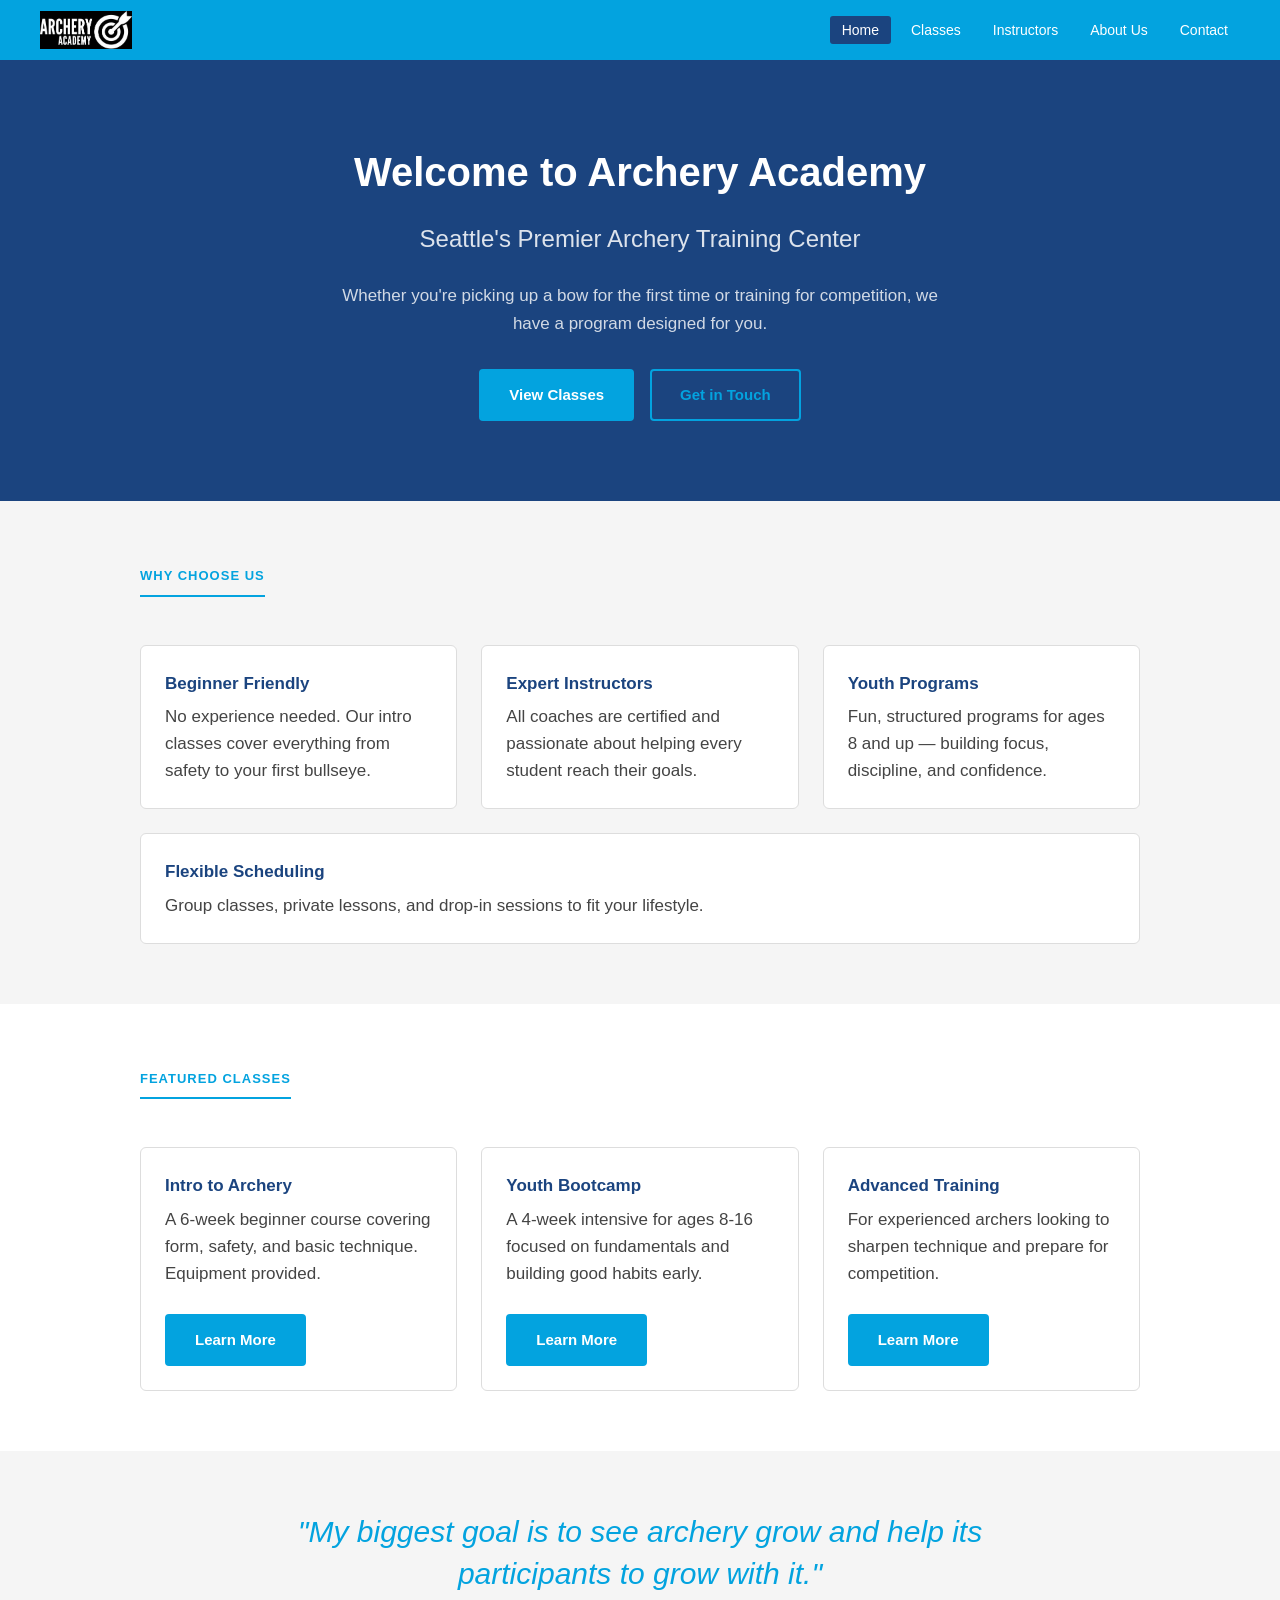
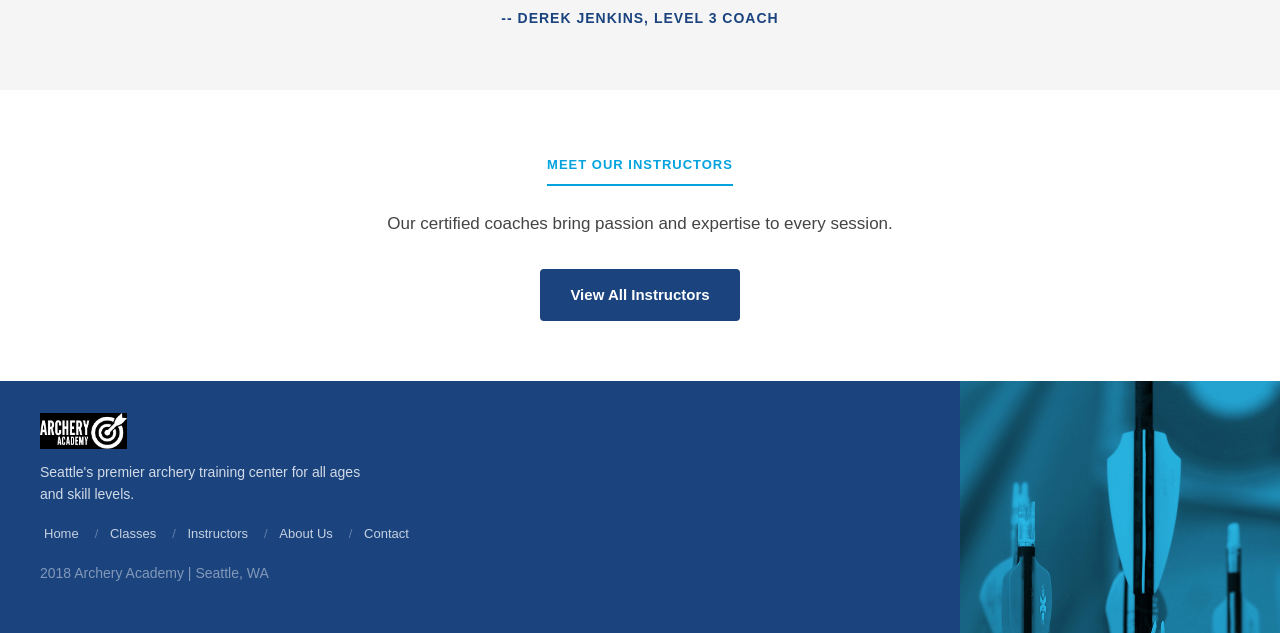
<file: index.html>
<!DOCTYPE html>
<html lang="en">
<head>
  <meta charset="UTF-8">
  <meta name="viewport" content="width=device-width, initial-scale=1.0">
  <title>Archery Academy</title>
  <link rel="stylesheet" href="css/styles.css">
</head>
<body>

  <a class="skip-link" href="#main-content">Skip to main content</a>

  <header>
    <div class="logo">
      <a href="index.html">
        <img src="images/logo-white.png" alt="Archery Academy logo" width="160" height="38">
      </a>
    </div>
    <nav aria-label="Main navigation">
      <ul>
        <li><a href="index.html" class="active">Home</a></li>
        <li><a href="classes.html">Classes</a></li>
        <li><a href="instructors.html">Instructors</a></li>
        <li><a href="about.html">About Us</a></li>
        <li><a href="contact.html">Contact</a></li>
      </ul>
    </nav>
  </header>

  <main id="main-content">

    <section class="hero">
      <h1>Welcome to Archery Academy</h1>
      <h2>Seattle's Premier Archery Training Center</h2>
      <p>Whether you're picking up a bow for the first time or training for competition, we have a program designed for you.</p>
      <div class="hero-buttons">
        <a href="classes.html" class="btn btn-primary">View Classes</a>
        <a href="contact.html" class="btn btn-secondary">Get in Touch</a>
      </div>
    </section>

    <section class="light-bg">
      <div style="max-width:1000px;margin:0 auto;">
        <span class="section-label">Why Choose Us</span>
        <div class="cards">
          <div class="card"><h3>Beginner Friendly</h3><p>No experience needed. Our intro classes cover everything from safety to your first bullseye.</p></div>
          <div class="card"><h3>Expert Instructors</h3><p>All coaches are certified and passionate about helping every student reach their goals.</p></div>
          <div class="card"><h3>Youth Programs</h3><p>Fun, structured programs for ages 8 and up — building focus, discipline, and confidence.</p></div>
          <div class="card"><h3>Flexible Scheduling</h3><p>Group classes, private lessons, and drop-in sessions to fit your lifestyle.</p></div>
        </div>
      </div>
    </section>

    <section>
      <div style="max-width:1000px;margin:0 auto;">
        <span class="section-label">Featured Classes</span>
        <div class="cards">
          <div class="card">
            <h3>Intro to Archery</h3>
            <p>A 6-week beginner course covering form, safety, and basic technique. Equipment provided.</p>
            <br><a href="classes.html" class="btn btn-primary">Learn More</a>
          </div>
          <div class="card">
            <h3>Youth Bootcamp</h3>
            <p>A 4-week intensive for ages 8-16 focused on fundamentals and building good habits early.</p>
            <br><a href="classes.html" class="btn btn-primary">Learn More</a>
          </div>
          <div class="card">
            <h3>Advanced Training</h3>
            <p>For experienced archers looking to sharpen technique and prepare for competition.</p>
            <br><a href="classes.html" class="btn btn-primary">Learn More</a>
          </div>
        </div>
      </div>
    </section>

    <section class="light-bg">
      <div style="max-width:700px;margin:0 auto;text-align:center;">
        <blockquote style="font-size:30px;color:var(--primary);font-style:italic;line-height:1.4;">
          "My biggest goal is to see archery grow and help its participants to grow with it."
        </blockquote>
        <p style="margin-top:12px;font-size:14px;font-weight:bold;letter-spacing:1px;text-transform:uppercase;color:var(--dark-blue);">
          -- Derek Jenkins, Level 3 Coach
        </p>
      </div>
    </section>

    <section>
      <div style="max-width:1000px;margin:0 auto;text-align:center;">
        <span class="section-label">Meet Our Instructors</span>
        <p style="margin-bottom:32px;">Our certified coaches bring passion and expertise to every session.</p>
        <a href="instructors.html" class="btn btn-dark">View All Instructors</a>
      </div>
    </section>

  </main>

  <footer>
    <div class="footer-inner">
      <div class="footer-content">
        <img src="images/logo-white.png" alt="Archery Academy">
        <p>Seattle's premier archery training center for all ages and skill levels.</p>
        <nav class="footer-links" aria-label="Footer navigation">
          <a href="index.html">Home</a>
          <a href="classes.html">Classes</a>
          <a href="instructors.html">Instructors</a>
          <a href="about.html">About Us</a>
          <a href="contact.html">Contact</a>
        </nav>
        <p class="footer-copy">2018 Archery Academy | Seattle, WA</p>
      </div>
      <div class="footer-image">
        <img src="images/footer.jpg" alt="Arrows at Archery Academy"
          srcset="images/footer.jpg 1200w"
          sizes="(max-width:768px) 100vw, 320px">
      </div>
    </div>
  </footer>

</body>
</html>
</file>
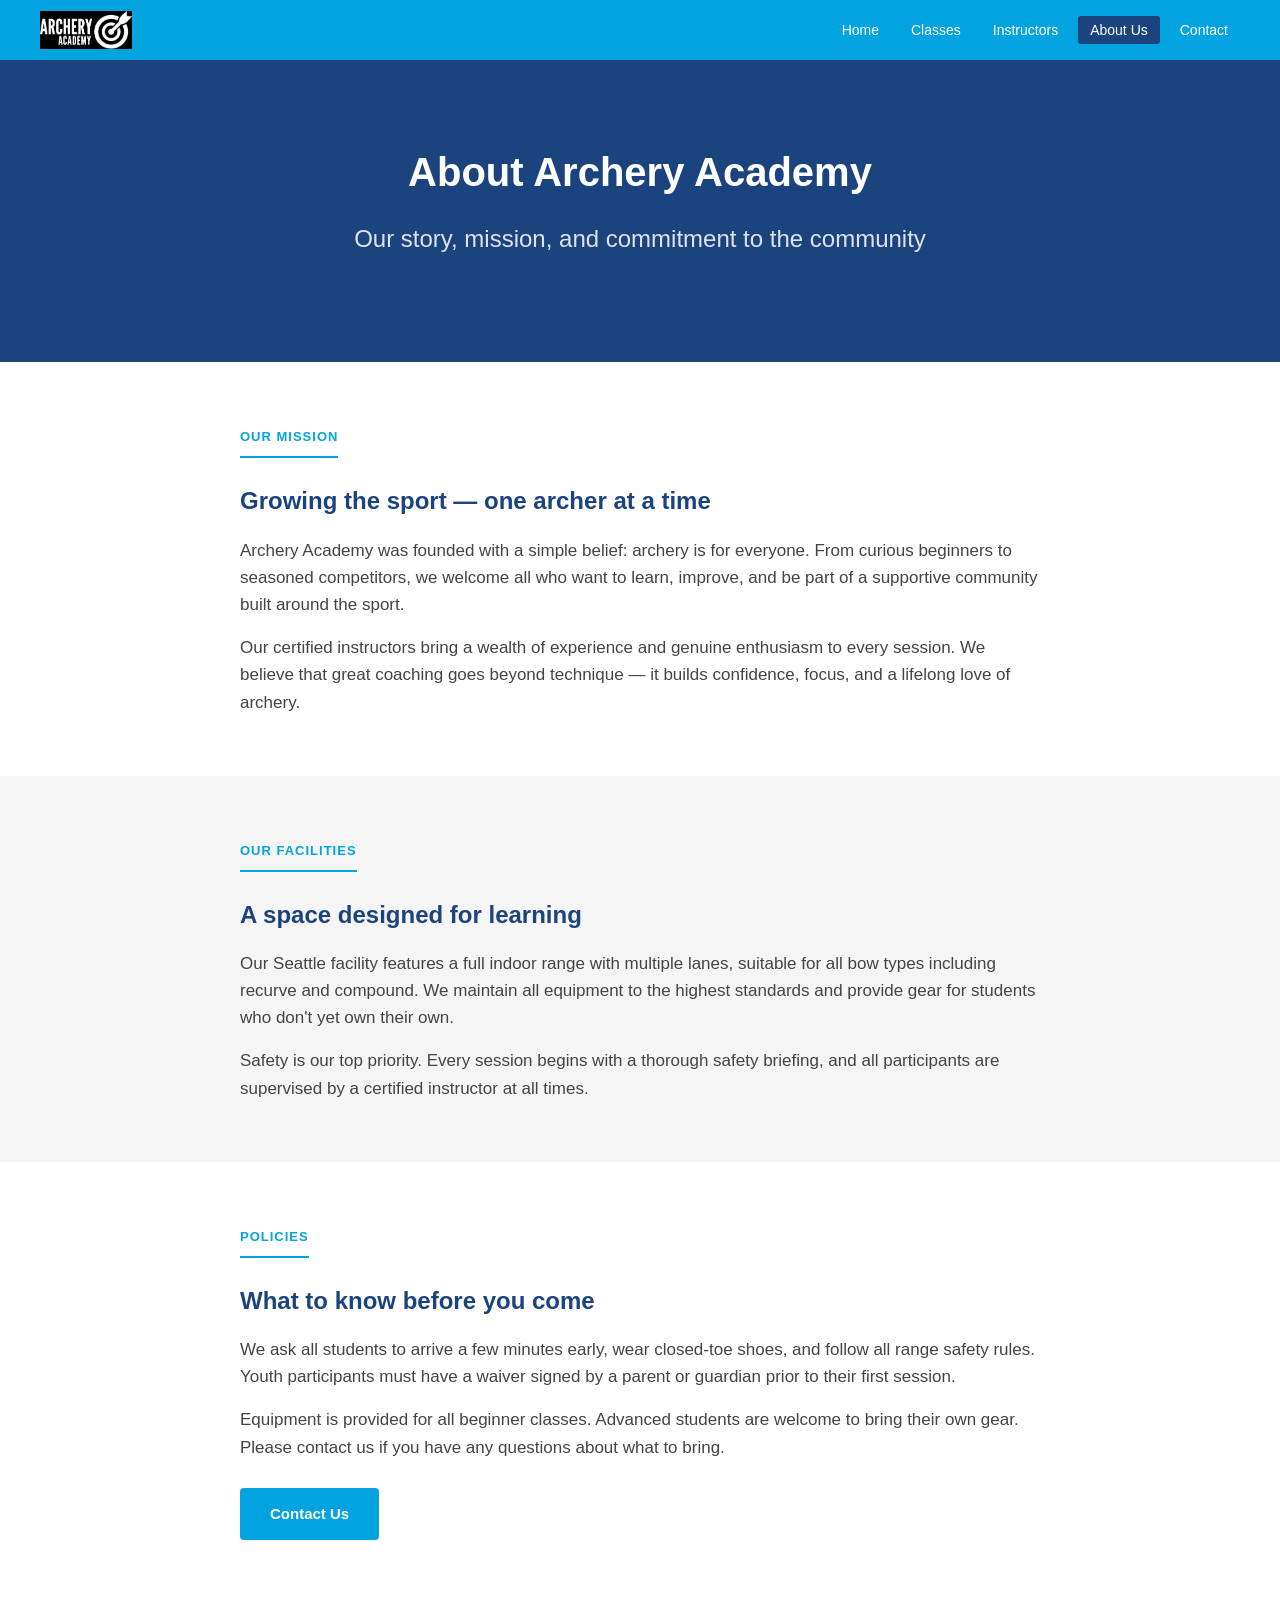
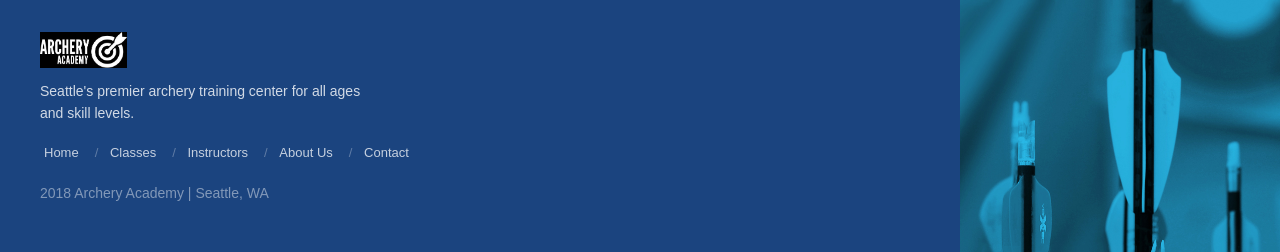
<file: about.html>
<!DOCTYPE html>
<html lang="en">
<head>
  <meta charset="UTF-8">
  <meta name="viewport" content="width=device-width, initial-scale=1.0">
  <title>About Us - Archery Academy</title>
  <link rel="stylesheet" href="css/styles.css">
</head>
<body>

  <a class="skip-link" href="#main-content">Skip to main content</a>

  <header>
    <div class="logo">
      <a href="index.html">
        <img src="images/logo-white.png" alt="Archery Academy logo" width="160" height="38">
      </a>
    </div>
    <nav aria-label="Main navigation">
      <ul>
        <li><a href="index.html">Home</a></li>
        <li><a href="classes.html">Classes</a></li>
        <li><a href="instructors.html">Instructors</a></li>
        <li><a href="about.html" class="active">About Us</a></li>
        <li><a href="contact.html">Contact</a></li>
      </ul>
    </nav>
  </header>

  <main id="main-content">

    <section class="hero">
      <h1>About Archery Academy</h1>
      <h2>Our story, mission, and commitment to the community</h2>
    </section>

    <section>
      <div style="max-width:800px;margin:0 auto;">
        <span class="section-label">Our Mission</span>
        <h2>Growing the sport — one archer at a time</h2>
        <p style="margin-top:16px;">Archery Academy was founded with a simple belief: archery is for everyone. From curious beginners to seasoned competitors, we welcome all who want to learn, improve, and be part of a supportive community built around the sport.</p>
        <p style="margin-top:16px;">Our certified instructors bring a wealth of experience and genuine enthusiasm to every session. We believe that great coaching goes beyond technique — it builds confidence, focus, and a lifelong love of archery.</p>
      </div>
    </section>

    <section class="light-bg">
      <div style="max-width:800px;margin:0 auto;">
        <span class="section-label">Our Facilities</span>
        <h2>A space designed for learning</h2>
        <p style="margin-top:16px;">Our Seattle facility features a full indoor range with multiple lanes, suitable for all bow types including recurve and compound. We maintain all equipment to the highest standards and provide gear for students who don't yet own their own.</p>
        <p style="margin-top:16px;">Safety is our top priority. Every session begins with a thorough safety briefing, and all participants are supervised by a certified instructor at all times.</p>
      </div>
    </section>

    <section>
      <div style="max-width:800px;margin:0 auto;">
        <span class="section-label">Policies</span>
        <h2>What to know before you come</h2>
        <p style="margin-top:16px;">We ask all students to arrive a few minutes early, wear closed-toe shoes, and follow all range safety rules. Youth participants must have a waiver signed by a parent or guardian prior to their first session.</p>
        <p style="margin-top:16px;">Equipment is provided for all beginner classes. Advanced students are welcome to bring their own gear. Please contact us if you have any questions about what to bring.</p>
        <br>
        <a href="contact.html" class="btn btn-primary">Contact Us</a>
      </div>
    </section>

  </main>

  <footer>
    <div class="footer-inner">
      <div class="footer-content">
        <img src="images/logo-white.png" alt="Archery Academy">
        <p>Seattle's premier archery training center for all ages and skill levels.</p>
        <nav class="footer-links" aria-label="Footer navigation">
          <a href="index.html">Home</a>
          <a href="classes.html">Classes</a>
          <a href="instructors.html">Instructors</a>
          <a href="about.html">About Us</a>
          <a href="contact.html">Contact</a>
        </nav>
        <p class="footer-copy">2018 Archery Academy | Seattle, WA</p>
      </div>
      <div class="footer-image">
        <img src="images/footer.jpg" alt="Arrows at Archery Academy"
          srcset="images/footer.jpg 1200w"
          sizes="(max-width:768px) 100vw, 320px">
      </div>
    </div>
  </footer>

</body>
</html>
</file>
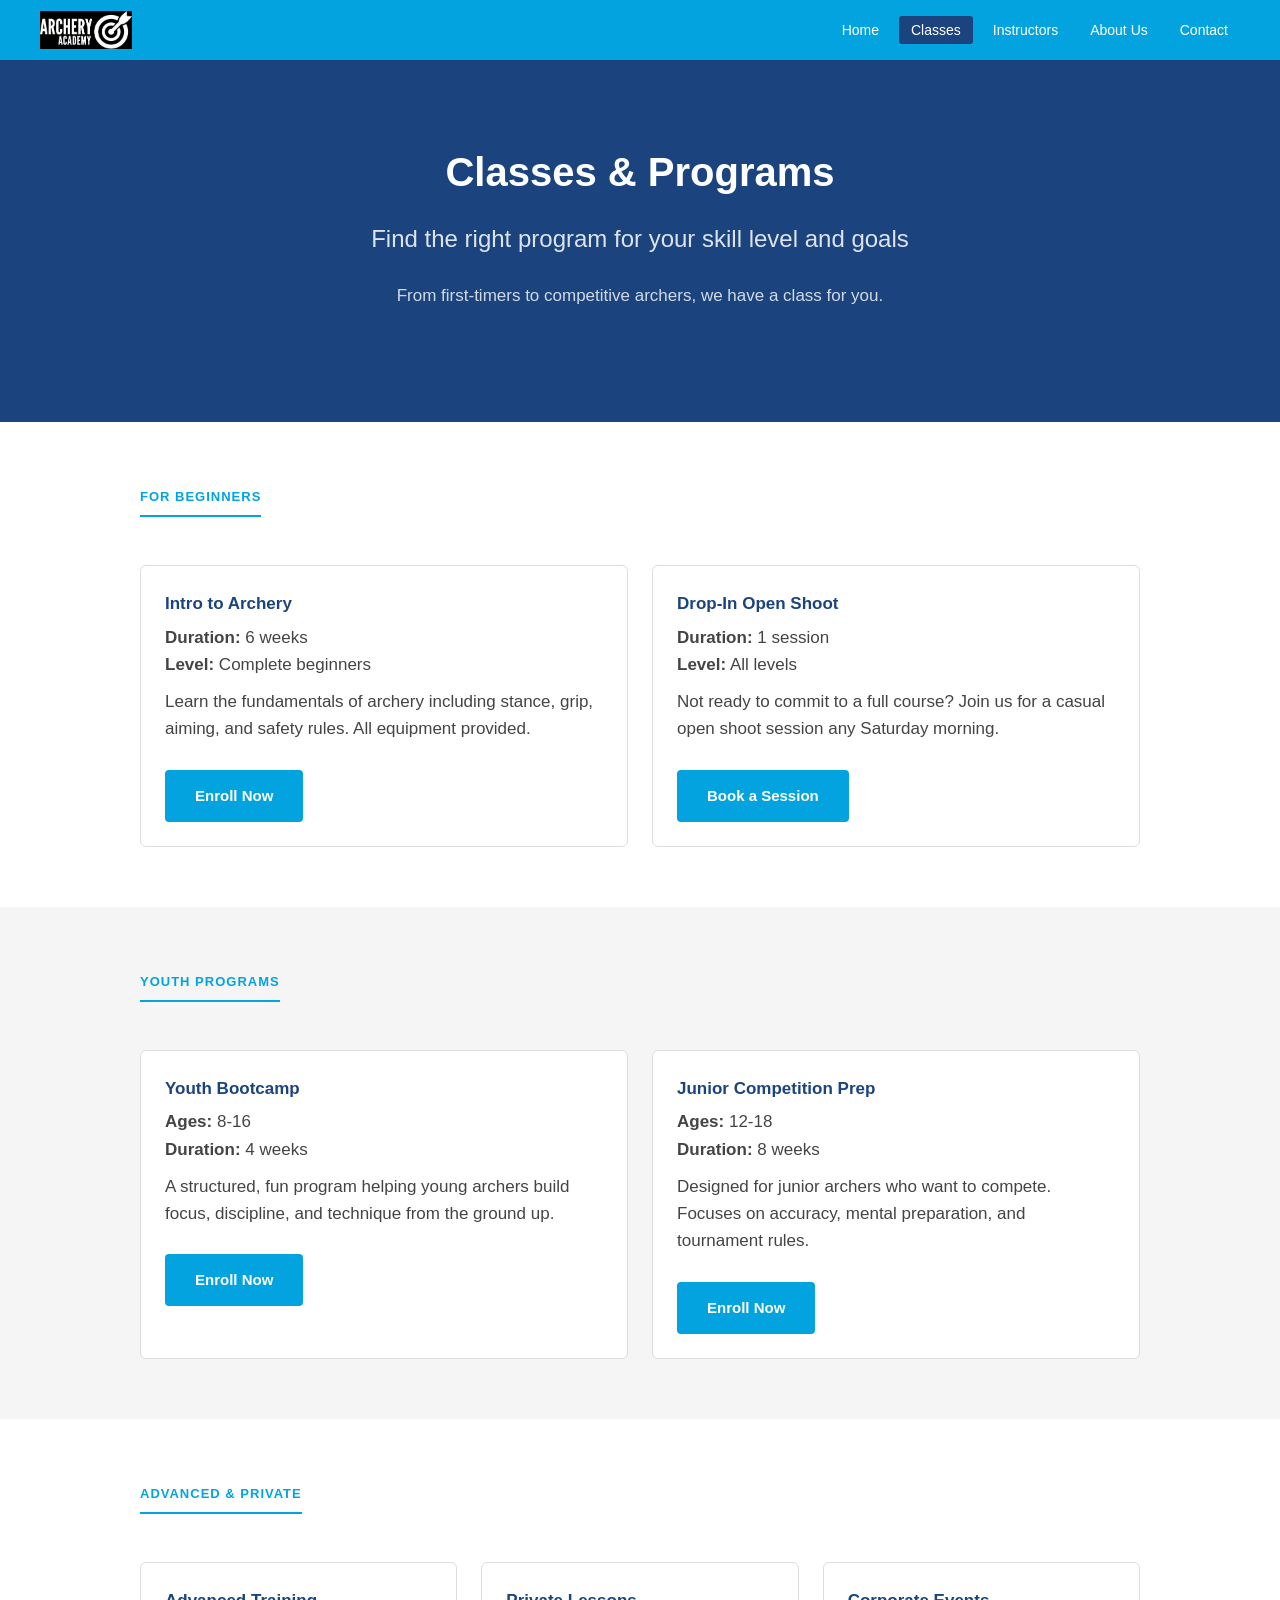
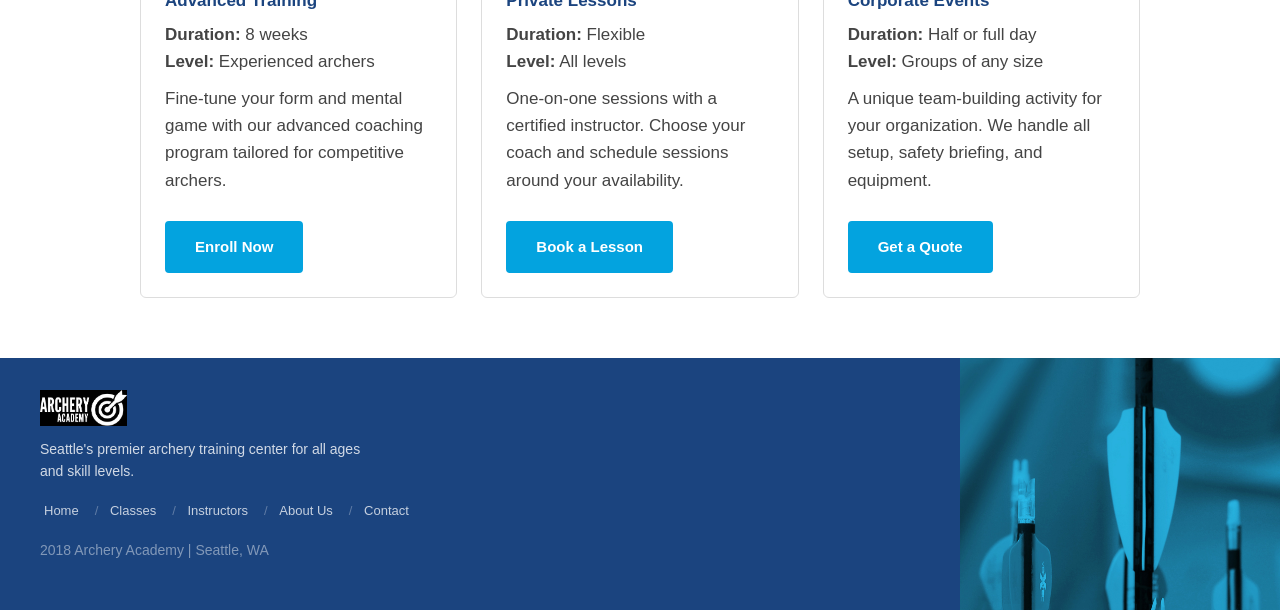
<file: classes.html>
<!DOCTYPE html>
<html lang="en">
<head>
  <meta charset="UTF-8">
  <meta name="viewport" content="width=device-width, initial-scale=1.0">
  <title>Classes - Archery Academy</title>
  <link rel="stylesheet" href="css/styles.css">
</head>
<body>

  <a class="skip-link" href="#main-content">Skip to main content</a>

  <header>
    <div class="logo">
      <a href="index.html">
        <img src="images/logo-white.png" alt="Archery Academy logo" width="160" height="38">
      </a>
    </div>
    <nav aria-label="Main navigation">
      <ul>
        <li><a href="index.html">Home</a></li>
        <li><a href="classes.html" class="active">Classes</a></li>
        <li><a href="instructors.html">Instructors</a></li>
        <li><a href="about.html">About Us</a></li>
        <li><a href="contact.html">Contact</a></li>
      </ul>
    </nav>
  </header>

  <main id="main-content">

    <section class="hero">
      <h1>Classes &amp; Programs</h1>
      <h2>Find the right program for your skill level and goals</h2>
      <p>From first-timers to competitive archers, we have a class for you.</p>
    </section>

    <section>
      <div style="max-width:1000px;margin:0 auto;">
        <span class="section-label">For Beginners</span>
        <div class="cards">
          <article class="card">
            <h3>Intro to Archery</h3>
            <p><strong>Duration:</strong> 6 weeks</p>
            <p><strong>Level:</strong> Complete beginners</p>
            <p style="margin-top:10px;">Learn the fundamentals of archery including stance, grip, aiming, and safety rules. All equipment provided.</p>
            <br><a href="contact.html" class="btn btn-primary">Enroll Now</a>
          </article>
          <article class="card">
            <h3>Drop-In Open Shoot</h3>
            <p><strong>Duration:</strong> 1 session</p>
            <p><strong>Level:</strong> All levels</p>
            <p style="margin-top:10px;">Not ready to commit to a full course? Join us for a casual open shoot session any Saturday morning.</p>
            <br><a href="contact.html" class="btn btn-primary">Book a Session</a>
          </article>
        </div>
      </div>
    </section>

    <section class="light-bg">
      <div style="max-width:1000px;margin:0 auto;">
        <span class="section-label">Youth Programs</span>
        <div class="cards">
          <article class="card">
            <h3>Youth Bootcamp</h3>
            <p><strong>Ages:</strong> 8-16</p>
            <p><strong>Duration:</strong> 4 weeks</p>
            <p style="margin-top:10px;">A structured, fun program helping young archers build focus, discipline, and technique from the ground up.</p>
            <br><a href="contact.html" class="btn btn-primary">Enroll Now</a>
          </article>
          <article class="card">
            <h3>Junior Competition Prep</h3>
            <p><strong>Ages:</strong> 12-18</p>
            <p><strong>Duration:</strong> 8 weeks</p>
            <p style="margin-top:10px;">Designed for junior archers who want to compete. Focuses on accuracy, mental preparation, and tournament rules.</p>
            <br><a href="contact.html" class="btn btn-primary">Enroll Now</a>
          </article>
        </div>
      </div>
    </section>

    <section>
      <div style="max-width:1000px;margin:0 auto;">
        <span class="section-label">Advanced &amp; Private</span>
        <div class="cards">
          <article class="card">
            <h3>Advanced Training</h3>
            <p><strong>Duration:</strong> 8 weeks</p>
            <p><strong>Level:</strong> Experienced archers</p>
            <p style="margin-top:10px;">Fine-tune your form and mental game with our advanced coaching program tailored for competitive archers.</p>
            <br><a href="contact.html" class="btn btn-primary">Enroll Now</a>
          </article>
          <article class="card">
            <h3>Private Lessons</h3>
            <p><strong>Duration:</strong> Flexible</p>
            <p><strong>Level:</strong> All levels</p>
            <p style="margin-top:10px;">One-on-one sessions with a certified instructor. Choose your coach and schedule sessions around your availability.</p>
            <br><a href="contact.html" class="btn btn-primary">Book a Lesson</a>
          </article>
          <article class="card">
            <h3>Corporate Events</h3>
            <p><strong>Duration:</strong> Half or full day</p>
            <p><strong>Level:</strong> Groups of any size</p>
            <p style="margin-top:10px;">A unique team-building activity for your organization. We handle all setup, safety briefing, and equipment.</p>
            <br><a href="contact.html" class="btn btn-primary">Get a Quote</a>
          </article>
        </div>
      </div>
    </section>

  </main>

  <footer>
    <div class="footer-inner">
      <div class="footer-content">
        <img src="images/logo-white.png" alt="Archery Academy">
        <p>Seattle's premier archery training center for all ages and skill levels.</p>
        <nav class="footer-links" aria-label="Footer navigation">
          <a href="index.html">Home</a>
          <a href="classes.html">Classes</a>
          <a href="instructors.html">Instructors</a>
          <a href="about.html">About Us</a>
          <a href="contact.html">Contact</a>
        </nav>
        <p class="footer-copy">2018 Archery Academy | Seattle, WA</p>
      </div>
      <div class="footer-image">
        <img src="images/footer.jpg" alt="Arrows at Archery Academy"
          srcset="images/footer.jpg 1200w"
          sizes="(max-width:768px) 100vw, 320px">
      </div>
    </div>
  </footer>

</body>
</html>
</file>
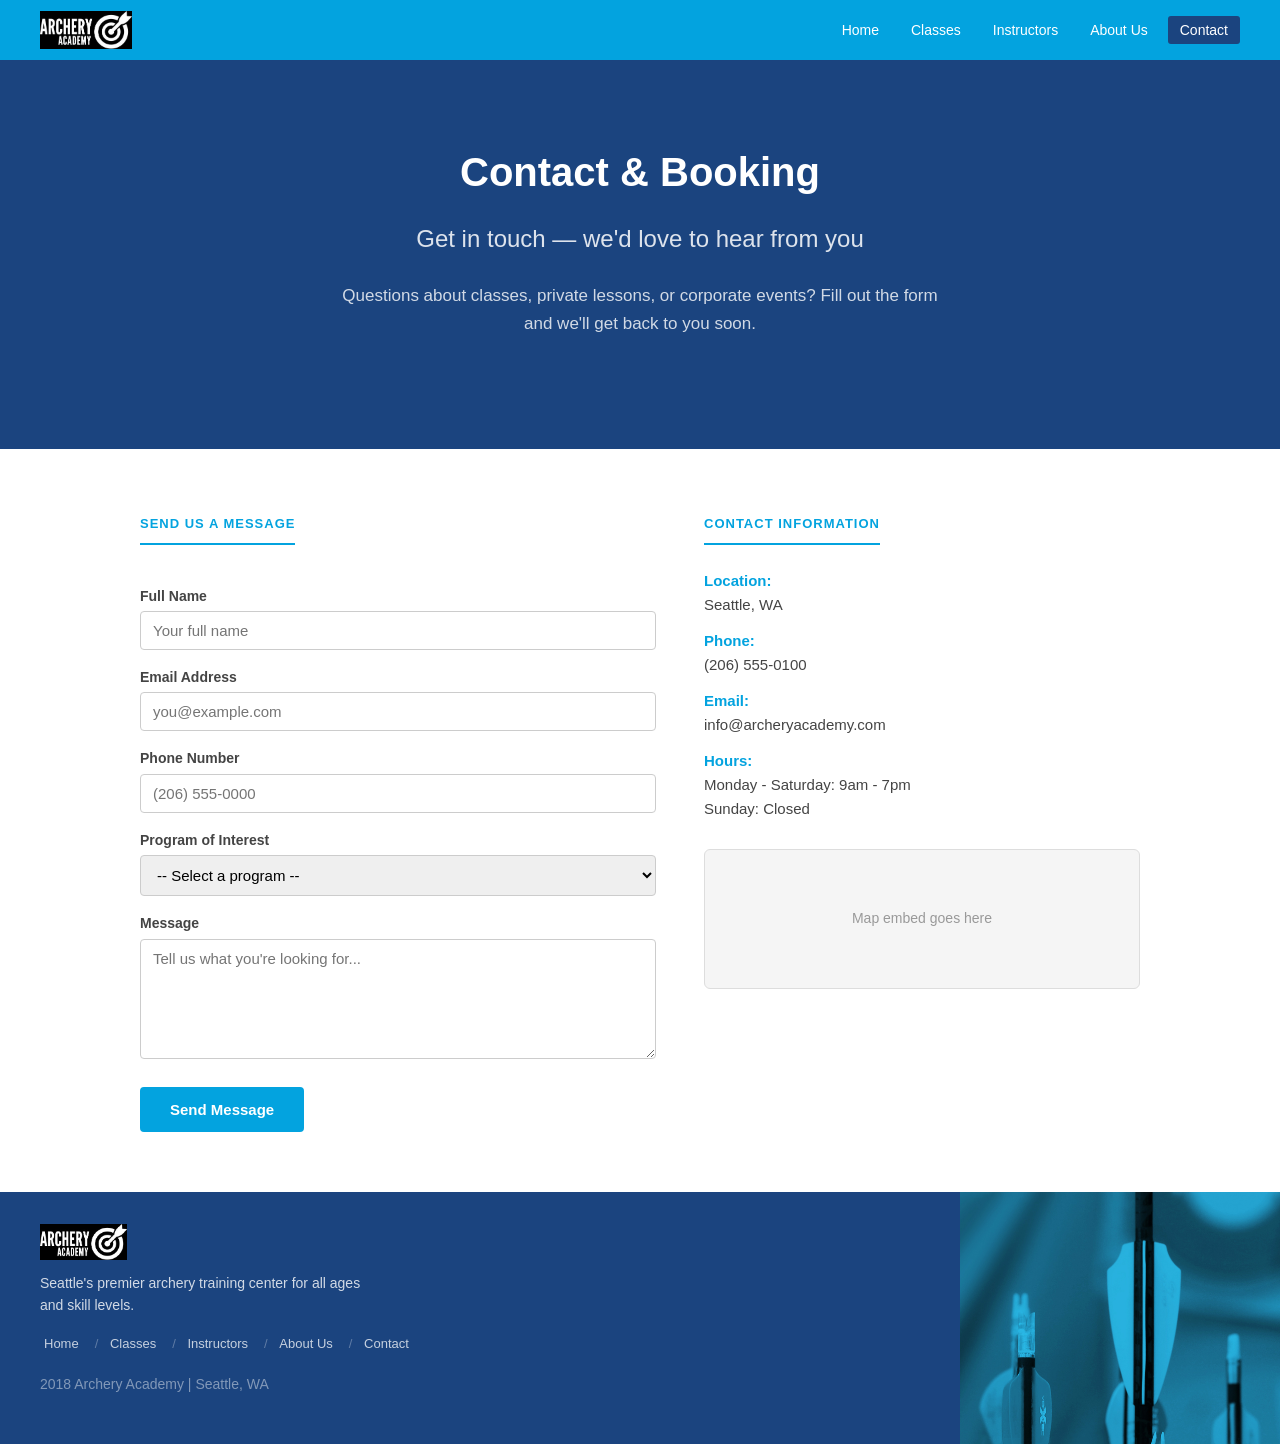
<file: contact.html>
<!DOCTYPE html>
<html lang="en">
<head>
  <meta charset="UTF-8">
  <meta name="viewport" content="width=device-width, initial-scale=1.0">
  <title>Contact - Archery Academy</title>
  <link rel="stylesheet" href="css/styles.css">
</head>
<body>

  <a class="skip-link" href="#main-content">Skip to main content</a>

  <header>
    <div class="logo">
      <a href="index.html">
        <img src="images/logo-white.png" alt="Archery Academy logo" width="160" height="38">
      </a>
    </div>
    <nav aria-label="Main navigation">
      <ul>
        <li><a href="index.html">Home</a></li>
        <li><a href="classes.html">Classes</a></li>
        <li><a href="instructors.html">Instructors</a></li>
        <li><a href="about.html">About Us</a></li>
        <li><a href="contact.html" class="active">Contact</a></li>
      </ul>
    </nav>
  </header>

  <main id="main-content">

    <section class="hero">
      <h1>Contact &amp; Booking</h1>
      <h2>Get in touch — we'd love to hear from you</h2>
      <p>Questions about classes, private lessons, or corporate events? Fill out the form and we'll get back to you soon.</p>
    </section>

    <section>
      <div style="max-width:1000px;margin:0 auto;">
        <div class="contact-wrap">

          <div class="contact-form">
            <span class="section-label">Send Us a Message</span>
            <form action="#" method="post" novalidate>
              <label for="name">Full Name</label>
              <input type="text" id="name" name="name" placeholder="Your full name" required>

              <label for="email">Email Address</label>
              <input type="email" id="email" name="email" placeholder="you@example.com" required>

              <label for="phone">Phone Number</label>
              <input type="tel" id="phone" name="phone" placeholder="(206) 555-0000">

              <label for="program">Program of Interest</label>
              <select id="program" name="program">
                <option value="">-- Select a program --</option>
                <option value="intro">Intro to Archery</option>
                <option value="youth">Youth Programs</option>
                <option value="advanced">Advanced Training</option>
                <option value="private">Private Lessons</option>
                <option value="corporate">Corporate / Group Event</option>
                <option value="other">Other</option>
              </select>

              <label for="message">Message</label>
              <textarea id="message" name="message" placeholder="Tell us what you're looking for..."></textarea>

              <button type="submit" class="btn btn-primary">Send Message</button>
            </form>
          </div>

          <div class="contact-info">
            <span class="section-label">Contact Information</span>
            <address style="font-style:normal;">
              <p><strong>Location:</strong><br>Seattle, WA</p>
              <p style="margin-top:12px;"><strong>Phone:</strong><br>(206) 555-0100</p>
              <p style="margin-top:12px;"><strong>Email:</strong><br>info@archeryacademy.com</p>
              <p style="margin-top:12px;"><strong>Hours:</strong><br>Monday - Saturday: 9am - 7pm<br>Sunday: Closed</p>
            </address>
            <div style="margin-top:28px;background:var(--light-gray);border-radius:6px;padding:20px;text-align:center;color:#999;font-size:14px;height:140px;display:flex;align-items:center;justify-content:center;border:1px solid #ddd;">
              Map embed goes here
            </div>
          </div>

        </div>
      </div>
    </section>

  </main>

  <footer>
    <div class="footer-inner">
      <div class="footer-content">
        <img src="images/logo-white.png" alt="Archery Academy">
        <p>Seattle's premier archery training center for all ages and skill levels.</p>
        <nav class="footer-links" aria-label="Footer navigation">
          <a href="index.html">Home</a>
          <a href="classes.html">Classes</a>
          <a href="instructors.html">Instructors</a>
          <a href="about.html">About Us</a>
          <a href="contact.html">Contact</a>
        </nav>
        <p class="footer-copy">2018 Archery Academy | Seattle, WA</p>
      </div>
      <div class="footer-image">
        <img src="images/footer.jpg" alt="Arrows at Archery Academy"
          srcset="images/footer.jpg 1200w"
          sizes="(max-width:768px) 100vw, 320px">
      </div>
    </div>
  </footer>

</body>
</html>
</file>
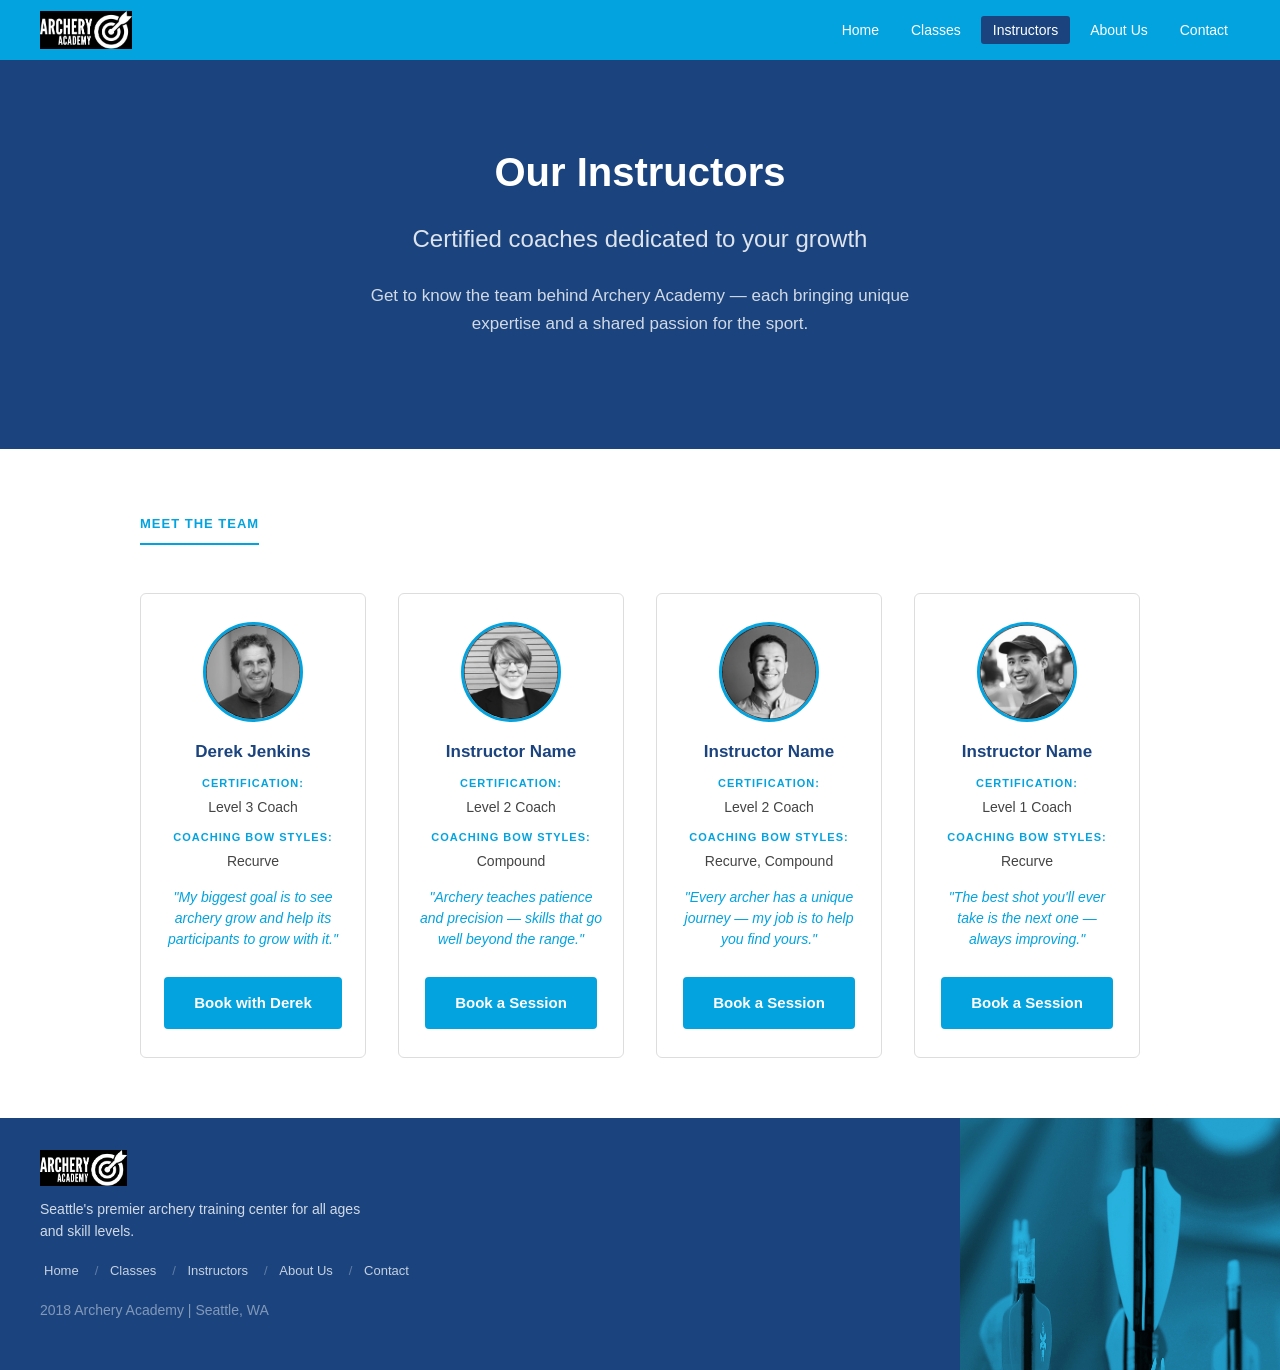
<file: instructors.html>
<!DOCTYPE html>
<html lang="en">
<head>
  <meta charset="UTF-8">
  <meta name="viewport" content="width=device-width, initial-scale=1.0">
  <title>Instructors - Archery Academy</title>
  <link rel="stylesheet" href="css/styles.css">
</head>
<body>

  <a class="skip-link" href="#main-content">Skip to main content</a>

  <header>
    <div class="logo">
      <a href="index.html">
        <img src="images/logo-white.png" alt="Archery Academy logo" width="160" height="38">
      </a>
    </div>
    <nav aria-label="Main navigation">
      <ul>
        <li><a href="index.html">Home</a></li>
        <li><a href="classes.html">Classes</a></li>
        <li><a href="instructors.html" class="active">Instructors</a></li>
        <li><a href="about.html">About Us</a></li>
        <li><a href="contact.html">Contact</a></li>
      </ul>
    </nav>
  </header>

  <main id="main-content">

    <section class="hero">
      <h1>Our Instructors</h1>
      <h2>Certified coaches dedicated to your growth</h2>
      <p>Get to know the team behind Archery Academy — each bringing unique expertise and a shared passion for the sport.</p>
    </section>

    <section>
      <div style="max-width:1000px;margin:0 auto;">
        <span class="section-label">Meet the Team</span>
        <div class="instructors-grid">

          <article class="instructor-card">
            <div class="instructor-img-wrap">
              <img
                src="images/instructor1.png"
                alt="Photo of Derek Jenkins"
                srcset="images/instructor1.png 200w"
                sizes="100px">
            </div>
            <h3>Derek Jenkins</h3>
            <span class="cert-label">Certification:</span>
            <p>Level 3 Coach</p>
            <span class="bow-label">Coaching Bow Styles:</span>
            <p>Recurve</p>
            <blockquote>"My biggest goal is to see archery grow and help its participants to grow with it."</blockquote>
            <br><a href="contact.html" class="btn btn-primary">Book with Derek</a>
          </article>

          <article class="instructor-card">
            <div class="instructor-img-wrap">
              <img
                src="images/instructor2.png"
                alt="Photo of instructor"
                srcset="images/instructor2.png 200w"
                sizes="100px">
            </div>
            <h3>Instructor Name</h3>
            <span class="cert-label">Certification:</span>
            <p>Level 2 Coach</p>
            <span class="bow-label">Coaching Bow Styles:</span>
            <p>Compound</p>
            <blockquote>"Archery teaches patience and precision — skills that go well beyond the range."</blockquote>
            <br><a href="contact.html" class="btn btn-primary">Book a Session</a>
          </article>

          <article class="instructor-card">
            <div class="instructor-img-wrap">
              <img
                src="images/instructor3.png"
                alt="Photo of instructor"
                srcset="images/instructor3.png 200w"
                sizes="100px">
            </div>
            <h3>Instructor Name</h3>
            <span class="cert-label">Certification:</span>
            <p>Level 2 Coach</p>
            <span class="bow-label">Coaching Bow Styles:</span>
            <p>Recurve, Compound</p>
            <blockquote>"Every archer has a unique journey — my job is to help you find yours."</blockquote>
            <br><a href="contact.html" class="btn btn-primary">Book a Session</a>
          </article>

          <article class="instructor-card">
            <div class="instructor-img-wrap">
              <img
                src="images/instructor4.png"
                alt="Photo of instructor"
                srcset="images/instructor4.png 200w"
                sizes="100px">
            </div>
            <h3>Instructor Name</h3>
            <span class="cert-label">Certification:</span>
            <p>Level 1 Coach</p>
            <span class="bow-label">Coaching Bow Styles:</span>
            <p>Recurve</p>
            <blockquote>"The best shot you'll ever take is the next one — always improving."</blockquote>
            <br><a href="contact.html" class="btn btn-primary">Book a Session</a>
          </article>

        </div>
      </div>
    </section>

  </main>

  <footer>
    <div class="footer-inner">
      <div class="footer-content">
        <img src="images/logo-white.png" alt="Archery Academy">
        <p>Seattle's premier archery training center for all ages and skill levels.</p>
        <nav class="footer-links" aria-label="Footer navigation">
          <a href="index.html">Home</a>
          <a href="classes.html">Classes</a>
          <a href="instructors.html">Instructors</a>
          <a href="about.html">About Us</a>
          <a href="contact.html">Contact</a>
        </nav>
        <p class="footer-copy">2018 Archery Academy | Seattle, WA</p>
      </div>
      <div class="footer-image">
        <img src="images/footer.jpg" alt="Arrows at Archery Academy"
          srcset="images/footer.jpg 1200w"
          sizes="(max-width:768px) 100vw, 320px">
      </div>
    </div>
  </footer>

</body>
</html>
</file>
<file: css/styles.css>
/* ============================================================
   ARCHERY ACADEMY — styles.css
   Colors from style guide:
   Primary:   #03a3df (blue)
   Secondary: #1b447f (dark blue), #ecb722 (gold), #444444 (gray)
   ============================================================ */

/* ── CSS Variables ── */
:root {
  --primary:    #03a3df;
  --dark-blue:  #1b447f;
  --gold:       #ecb722;
  --gray:       #444444;
  --light-gray: #f5f5f5;
  --white:      #ffffff;
  --transition: 0.3s ease;
}

/* ── Reset ── */
*, *::before, *::after { box-sizing: border-box; margin: 0; padding: 0; }
body { font-family: Arial, sans-serif; font-size: 17px; color: var(--gray); line-height: 1.6; }
img  { max-width: 100%; display: block; }
a    { color: var(--primary); text-decoration: none; }

/* ============================================================
   SKIP NAVIGATION LINK (Accessibility)
   Hidden off-screen until focused
   ============================================================ */
.skip-link {
  position: absolute;
  top: -100%;
  left: 0;
  background: var(--dark-blue);
  color: var(--white);
  padding: 10px 20px;
  font-size: 14px;
  font-weight: bold;
  z-index: 9999;
  transition: top var(--transition);
  border-bottom-right-radius: 4px;
}
.skip-link:focus { top: 0; }

/* ============================================================
   HEADER
   ============================================================ */
header {
  background: var(--primary);
  padding: 0 40px;
  display: flex;
  align-items: center;
  justify-content: space-between;
  height: 60px;
  position: sticky;
  top: 0;
  z-index: 100;
}
header .logo img {
  height: 38px;
  width: auto;
  transition: transform var(--transition);
}
header .logo img:hover { transform: scale(1.05); }

nav ul { list-style: none; display: flex; gap: 8px; }
nav ul li a {
  color: var(--white);
  font-size: 14px;
  padding: 6px 12px;
  border-radius: 3px;
  transition: background var(--transition), color var(--transition);
}
nav ul li a:hover,
nav ul li a:focus {
  background: rgba(255,255,255,0.2);
  outline: none;
}
nav ul li a.active { background: var(--dark-blue); }

/* ============================================================
   BUTTONS
   ============================================================ */
.btn {
  display: inline-block;
  padding: 12px 28px;
  border-radius: 4px;
  font-size: 15px;
  font-weight: bold;
  cursor: pointer;
  border: 2px solid transparent;
  transition: background var(--transition), color var(--transition),
              border-color var(--transition), transform var(--transition),
              box-shadow var(--transition);
}
.btn-primary { background: var(--primary); color: var(--white); border-color: var(--primary); }
.btn-primary:hover,
.btn-primary:focus {
  background: var(--dark-blue); border-color: var(--dark-blue);
  color: var(--white); transform: translateY(-2px);
  box-shadow: 0 6px 16px rgba(3,163,223,0.35); outline: none;
}
.btn-secondary { background: transparent; color: var(--primary); border-color: var(--primary); }
.btn-secondary:hover,
.btn-secondary:focus {
  background: var(--primary); color: var(--white);
  transform: translateY(-2px); box-shadow: 0 6px 16px rgba(3,163,223,0.25); outline: none;
}
.btn-dark { background: var(--dark-blue); color: var(--white); border-color: var(--dark-blue); }
.btn-dark:hover,
.btn-dark:focus {
  background: var(--primary); border-color: var(--primary);
  transform: translateY(-2px); box-shadow: 0 6px 16px rgba(27,68,127,0.3); outline: none;
}

/* ============================================================
   HERO
   ============================================================ */
.hero {
  background: var(--dark-blue);
  color: var(--white);
  padding: 80px 40px;
  text-align: center;
}
.hero h1 { font-size: 40px; margin-bottom: 16px; }
.hero h2 { font-size: 24px; font-weight: normal; margin-bottom: 24px; color: rgba(255,255,255,0.85); }
.hero p  { max-width: 600px; margin: 0 auto 32px; color: rgba(255,255,255,0.8); }
.hero-buttons { display: flex; gap: 16px; justify-content: center; flex-wrap: wrap; }

/* ============================================================
   GENERAL SECTIONS
   ============================================================ */
section { padding: 60px 40px; }
section h2 { font-size: 24px; color: var(--dark-blue); margin-bottom: 8px; }
section h3 { font-size: 17px; color: var(--dark-blue); margin-bottom: 6px; }
.section-label {
  font-size: 13px; font-weight: bold; letter-spacing: 1px;
  text-transform: uppercase; color: var(--primary);
  margin-bottom: 24px; padding-bottom: 8px;
  border-bottom: 2px solid var(--primary); display: inline-block;
}
.light-bg { background: var(--light-gray); }

/* ── Cards ── */
.cards { display: flex; flex-wrap: wrap; gap: 24px; margin-top: 24px; }
.card {
  flex: 1 1 260px; background: var(--white);
  border: 1px solid #ddd; border-radius: 6px; padding: 24px;
  transition: transform var(--transition), box-shadow var(--transition), border-color var(--transition);
}
.card:hover {
  transform: translateY(-4px);
  box-shadow: 0 10px 28px rgba(3,163,223,0.15);
  border-color: var(--primary);
}

/* ============================================================
   INSTRUCTOR PROFILES
   ============================================================ */
.instructors-grid { display: flex; flex-wrap: wrap; gap: 32px; margin-top: 24px; }
.instructor-card {
  flex: 1 1 220px; text-align: center; background: var(--white);
  border: 1px solid #ddd; border-radius: 6px; padding: 28px 20px;
  transition: transform var(--transition), box-shadow var(--transition);
}
.instructor-card:hover {
  transform: translateY(-4px);
  box-shadow: 0 10px 28px rgba(27,68,127,0.15);
}

/* Image zoom on hover */
.instructor-img-wrap {
  width: 100px; height: 100px; border-radius: 50%; overflow: hidden;
  margin: 0 auto 16px; border: 3px solid var(--primary);
  transition: border-color var(--transition);
}
.instructor-img-wrap:hover { border-color: var(--dark-blue); }
.instructor-img-wrap img {
  width: 100%; height: 100%; object-fit: cover;
  transition: transform 0.4s ease;
}
.instructor-img-wrap:hover img { transform: scale(1.12); }

.instructor-card h3 { font-size: 17px; color: var(--dark-blue); }
.instructor-card .cert-label,
.instructor-card .bow-label {
  font-size: 11px; font-weight: bold; letter-spacing: 1px;
  color: var(--primary); text-transform: uppercase; margin-top: 10px; display: block;
}
.instructor-card p { font-size: 14px; margin-top: 4px; }
.instructor-card blockquote {
  font-size: 14px; color: var(--primary);
  font-style: italic; margin-top: 14px; line-height: 1.5;
}

/* ============================================================
   CONTACT FORM
   ============================================================ */
.contact-wrap { display: flex; gap: 48px; flex-wrap: wrap; }
.contact-form { flex: 1 1 320px; }
.contact-info  { flex: 1 1 240px; }
.contact-form label {
  display: block; font-size: 14px; font-weight: bold;
  margin-bottom: 4px; margin-top: 16px; color: var(--gray);
}
.contact-form input,
.contact-form select,
.contact-form textarea {
  width: 100%; padding: 10px 12px; border: 1px solid #ccc;
  border-radius: 4px; font-size: 15px; font-family: Arial, sans-serif;
  transition: border-color var(--transition), box-shadow var(--transition);
}
.contact-form input:focus,
.contact-form select:focus,
.contact-form textarea:focus {
  border-color: var(--primary); box-shadow: 0 0 0 3px rgba(3,163,223,0.15); outline: none;
}
.contact-form textarea { height: 120px; resize: vertical; }
.contact-form .btn { margin-top: 20px; }
.contact-info h3 { color: var(--dark-blue); margin-bottom: 16px; }
.contact-info p  { font-size: 15px; margin-bottom: 8px; }
.contact-info strong { color: var(--primary); }

/* ============================================================
   FOOTER
   ============================================================ */
footer { background: var(--dark-blue); color: rgba(255,255,255,0.8); }
.footer-inner { display: flex; align-items: stretch; min-height: 160px; }
.footer-content { flex: 1; padding: 32px 40px; }
.footer-content img { height: 36px; margin-bottom: 12px; }
.footer-content p   { font-size: 14px; margin-bottom: 16px; max-width: 340px; }
.footer-links { display: flex; gap: 8px; flex-wrap: wrap; margin-bottom: 16px; }
.footer-links a {
  color: rgba(255,255,255,0.75); font-size: 13px; padding: 2px 4px;
  transition: color var(--transition);
}
.footer-links a:hover,
.footer-links a:focus { color: var(--primary); outline: none; }
.footer-links a + a::before { content: " / "; color: rgba(255,255,255,0.3); margin-right: 8px; }
.footer-copy { font-size: 12px; color: rgba(255,255,255,0.45); }
.footer-image { width: 320px; overflow: hidden; flex-shrink: 0; }
.footer-image img {
  width: 100%; height: 100%; object-fit: cover;
  transition: transform 0.5s ease;
}
.footer-image:hover img { transform: scale(1.06); }

/* ============================================================
   RESPONSIVE
   ============================================================ */
@media (max-width: 768px) {
  header { padding: 0 20px; }
  nav ul li a { font-size: 13px; padding: 5px 8px; }
  .hero { padding: 50px 20px; }
  .hero h1 { font-size: 28px; }
  .hero h2 { font-size: 18px; }
  section { padding: 40px 20px; }
  .footer-inner { flex-direction: column; }
  .footer-image { width: 100%; height: 140px; }
  .contact-wrap { flex-direction: column; }
}
@media (max-width: 480px) {
  nav ul { display: none; }
  .cards, .instructors-grid { flex-direction: column; }
}
</file>
